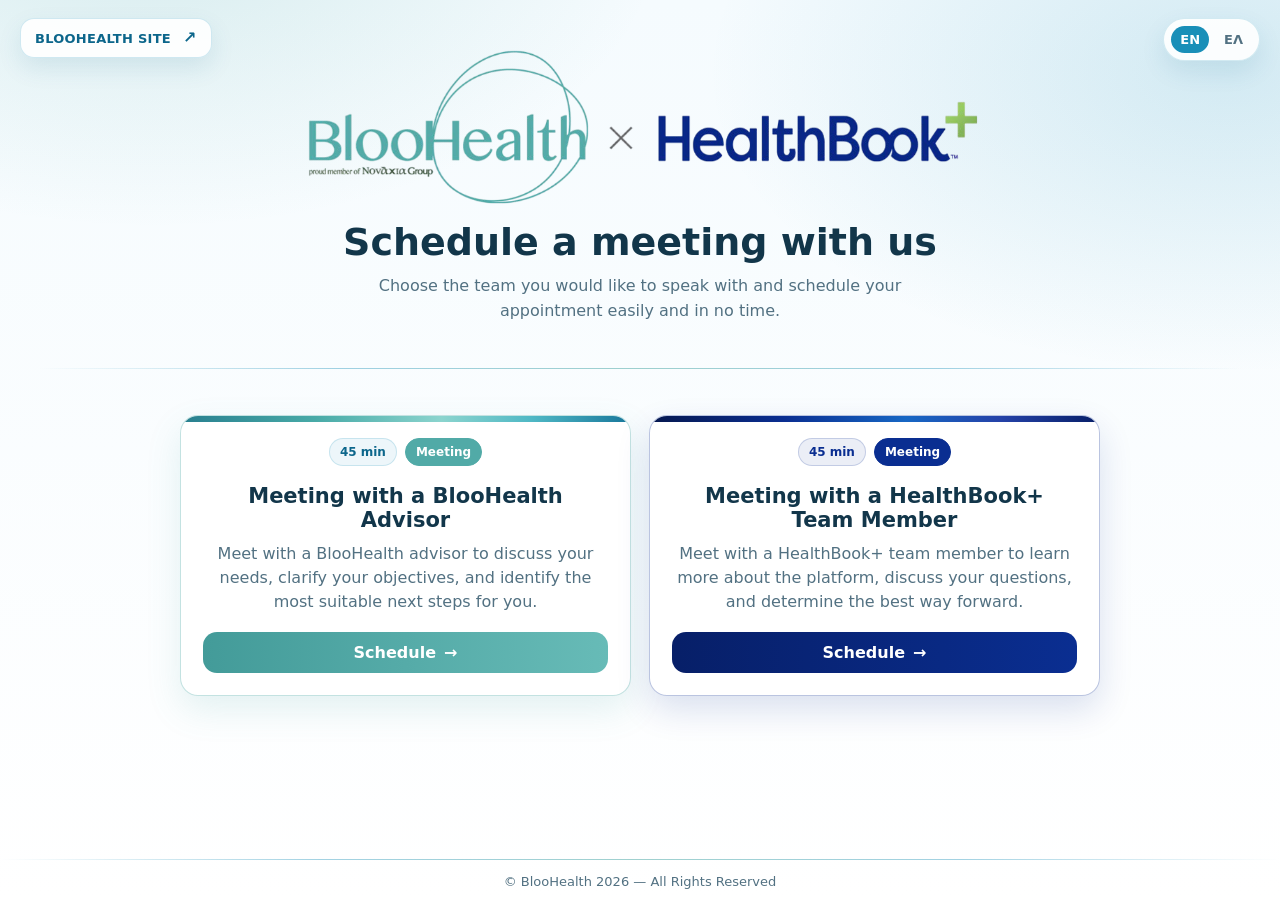
<file: index.html>
<!doctype html>
<html lang="en">
<head>
  <meta charset="utf-8">
  <meta name="viewport" content="width=device-width, initial-scale=1">
  <meta name="description" content="Book a meeting with a BlooHealth advisor or a HealthBook+ team member.">
  <title>Appointment Booking | BlooHealth x HealthBook+</title>
  <link rel="icon" href="assets/favicon.ico">
  <link rel="stylesheet" href="style.css">
</head>
<body>
  <header class="top-nav" aria-label="Page navigation">
    <a class="top-action" href="https://bloohealth.framer.website/" target="_blank" rel="noopener">
      <span>BLOOHEALTH SITE</span><span class="icon" aria-hidden="true">&nearr;</span>
    </a>
    <div class="lang-switch" aria-label="Language switcher">
      <span class="active" aria-current="page">EN</span>
      <a href="el/index.html" lang="el" aria-label="Ελληνικά">ΕΛ</a>
    </div>
  </header>

  <main class="wrap">
    <section class="hero">
      <img class="logo partnership-logo" src="assets/bloohealth-healthbook.png" alt="BlooHealth in partnership with HealthBook+">
      <h1>Schedule a meeting with us</h1>
      <p class="sub">Choose the team you would like to speak with and schedule your appointment easily and in no time.</p>
    </section>

    <div class="section-divider-1"></div>

    <section class="grid grid-top" aria-label="Meeting types">
      <article class="card card-bloohealth">
        <div class="meta"><span class="pill">45 min</span><span class="pill blue">Meeting</span></div>
        <h2>Meeting with a BlooHealth Advisor</h2>
        <p>Meet with a BlooHealth advisor to discuss your needs, clarify your objectives, and identify the most suitable next steps for you.</p>
        <a class="btn" href="https://calendly.com/novaxia/meetingwithbloohealth" target="_blank" rel="noopener">Schedule <span class="arrow">→</span></a>
      </article>

      <article class="card card-healthbook">
        <div class="meta"><span class="pill">45 min</span><span class="pill blue">Meeting</span></div>
        <h2>Meeting with a HealthBook+ Team Member</h2>
        <p>Meet with a HealthBook+ team member to learn more about the platform, discuss your questions, and determine the best way forward.</p>
        <a class="btn" href="https://calendly.com/novaxia/meetingwithhealthbook" target="_blank" rel="noopener">Schedule <span class="arrow">→</span></a>
      </article>
    </section>
  </main>

  <div class="section-divider-2"></div>
  <footer class="footer">© BlooHealth 2026 — All Rights Reserved</footer>
</body>
</html>
</file>
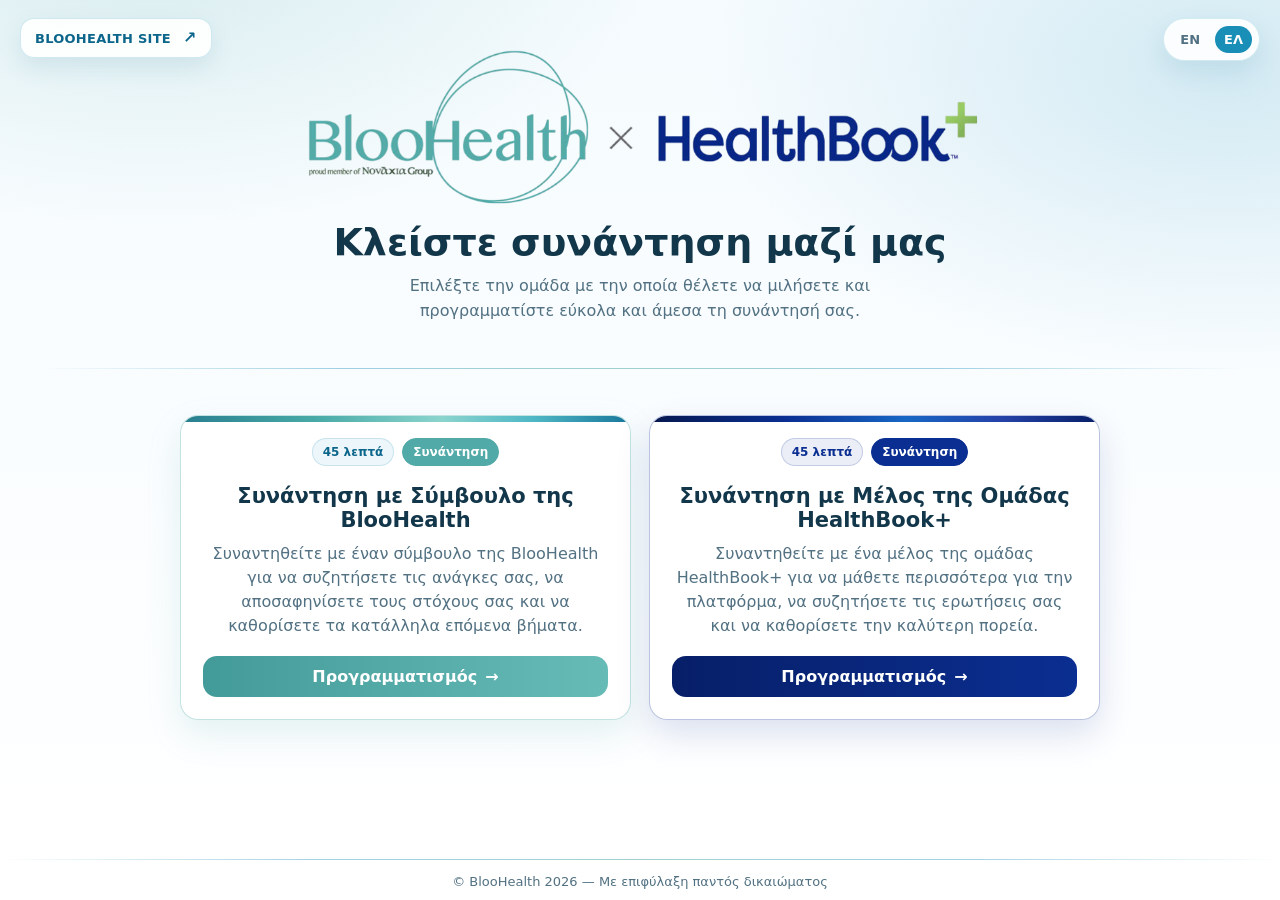
<file: el/index.html>
<!doctype html>
<html lang="el">
<head>
  <meta charset="utf-8">
  <meta name="viewport" content="width=device-width, initial-scale=1">
  <meta name="description" content="Κλείστε συνάντηση με σύμβουλο της BlooHealth ή μέλος της ομάδας HealthBook+.">
  <title>Προγραμματισμός Συνάντησης | BlooHealth x HealtBook+</title>
  <link rel="icon" href="../assets/favicon.ico">
  <link rel="stylesheet" href="../style.css">
</head>
<body>
  <header class="top-nav" aria-label="Πλοήγηση σελίδας">
    <a class="top-action" href="https://bloohealth.framer.website/" target="_blank" rel="noopener">
      <span>BLOOHEALTH SITE</span><span class="icon" aria-hidden="true">&nearr;</span>
    </a>
    <div class="lang-switch" aria-label="Επιλογή γλώσσας">
      <a href="../index.html" lang="en" aria-label="English">EN</a>
      <span class="active" aria-current="page">ΕΛ</span>
    </div>
  </header>

  <main class="wrap">
    <section class="hero">
      <img class="logo partnership-logo" src="../assets/bloohealth-healthbook.png" alt="BlooHealth σε συνεργασία με το HealthBook+">
      <h1>Κλείστε συνάντηση μαζί μας</h1>
      <p class="sub">Επιλέξτε την ομάδα με την οποία θέλετε να μιλήσετε και προγραμματίστε εύκολα και άμεσα τη συνάντησή σας.</p>
    </section>

    <div class="section-divider-1"></div>

    <section class="grid grid-top" aria-label="Τύποι συναντήσεων">
      <article class="card card-bloohealth">
        <div class="meta"><span class="pill">45 λεπτά</span><span class="pill blue">Συνάντηση</span></div>
        <h2>Συνάντηση με Σύμβουλο της BlooHealth</h2>
        <p>Συναντηθείτε με έναν σύμβουλο της BlooHealth για να συζητήσετε τις ανάγκες σας, να αποσαφηνίσετε τους στόχους σας και να καθορίσετε τα κατάλληλα επόμενα βήματα.</p>
        <a class="btn" href="https://calendly.com/novaxia/meetingwithbloohealthgr" target="_blank" rel="noopener">Προγραμματισμός <span class="arrow">→</span></a>
      </article>

      <article class="card card-healthbook">
        <div class="meta"><span class="pill">45 λεπτά</span><span class="pill blue">Συνάντηση</span></div>
        <h2>Συνάντηση με Μέλος της Ομάδας HealthBook+</h2>
        <p>Συναντηθείτε με ένα μέλος της ομάδας HealthBook+ για να μάθετε περισσότερα για την πλατφόρμα, να συζητήσετε τις ερωτήσεις σας και να καθορίσετε την καλύτερη πορεία.</p>
        <a class="btn" href="https://calendly.com/novaxia/meetingwithhealthbookgr" target="_blank" rel="noopener">Προγραμματισμός <span class="arrow">→</span></a>
      </article>
    </section>
  </main>

  <div class="section-divider-2"></div>
  <footer class="footer">© BlooHealth 2026 — Με επιφύλαξη παντός δικαιώματος</footer>
</body>
</html>
</file>
<file: style.css>
:root{
  --blue:#198fb8;
  --blue-dark:#0c668b;
  --aqua:#51aaa7;
  --navy:#0a2e91;
  --bg:#f5fbfe;
  --surface:#fff;
  --text:#12364a;
  --muted:#527182;
  --shadow:0 14px 34px rgba(12,102,139,.13);
  --radius:18px;
}

*{box-sizing:border-box}

body{
  min-height:100vh;
  display:flex;
  flex-direction:column;
  margin:0;
  color:var(--text);
  font-family:system-ui,-apple-system,"Segoe UI",Roboto,Arial,sans-serif;
  background:
    radial-gradient(850px 500px at 12% -8%,rgba(81,170,167,.18),transparent 60%),
    radial-gradient(900px 520px at 96% 8%,rgba(25,143,184,.16),transparent 58%),
    linear-gradient(180deg,var(--bg),#fff);
}

.top-nav{
  position:absolute;
  inset:18px 20px auto;
  z-index:10;
  display:flex;
  justify-content:space-between;
  align-items:flex-start;
  gap:16px;
}

.top-action{
  display:flex;
  align-items:center;
  gap:12px;
  width:fit-content;
  max-width:100%;
  padding:11px 14px;
  color:var(--blue-dark);
  text-decoration:none;
  font-size:13px;
  font-weight:800;
  letter-spacing:.02em;
  background:rgba(255,255,255,.9);
  border:1px solid rgba(25,143,184,.2);
  border-radius:14px;
  box-shadow:0 10px 24px rgba(12,102,139,.1);
  transition:transform .15s ease,box-shadow .15s ease;
}

.top-action:hover{transform:translateY(-2px);box-shadow:0 14px 28px rgba(12,102,139,.18)}
.top-action .icon{font-size:16px;line-height:1}

.lang-switch{
  display:flex;
  gap:6px;
  align-items:center;
  padding:7px;
  background:rgba(255,255,255,.9);
  border:1px solid rgba(25,143,184,.18);
  border-radius:999px;
  box-shadow:0 10px 24px rgba(12,102,139,.1);
}

.lang-switch a,.lang-switch span{
  min-width:34px;
  padding:6px 9px;
  color:var(--muted);
  text-align:center;
  text-decoration:none;
  font-size:13px;
  font-weight:800;
  border-radius:999px;
}

.lang-switch a:hover{color:var(--blue-dark);background:rgba(25,143,184,.09)}
.lang-switch .active{color:#fff;background:var(--blue);cursor:default}

.wrap{
  flex:1;
  display:flex;
  flex-direction:column;
  width:100%;
  max-width:1240px;
  margin:0 auto;
  padding:42px 18px 64px;
}

.hero{text-align:center;margin-bottom:22px;animation:fadeUp .7s .05s ease-out both}
.hero .logo{display:block;width:min(430px,80vw);height:145px;object-fit:contain;margin:0 auto 8px}
.hero .partnership-logo{width:min(720px,88vw);height:170px}
.hero h1{margin:0 0 10px;font-size:clamp(28px,4vw,38px)}
.sub{max-width:58ch;margin:0 auto;color:var(--muted);font-size:16px;line-height:1.55}

.section-divider-1,.section-divider-2{
  height:1px;
  width:100%;
  background:linear-gradient(90deg,transparent,rgba(25,143,184,.4),rgba(81,170,167,.55),rgba(25,143,184,.4),transparent);
}
.section-divider-1{margin:22px 0 46px}
.section-divider-2{margin:18px 0 8px}

.grid{display:grid;width:100%;gap:18px;margin:0 auto;padding:0 20px}
.grid-top{grid-template-columns:repeat(2,minmax(0,1fr));max-width:960px}

.card{
  position:relative;
  overflow:hidden;
  display:flex;
  flex-direction:column;
  height:100%;
  padding:22px;
  background:rgba(255,255,255,.94);
  border:1px solid rgba(25,143,184,.2);
  border-radius:var(--radius);
  box-shadow:var(--shadow);
  animation:cardIn .6s ease-out both;
  transition:transform .15s ease,box-shadow .15s ease;
}

.card:nth-child(2){animation-delay:.1s}
.card::before{content:"";position:absolute;inset:0 0 auto;height:6px;background:linear-gradient(90deg,var(--blue-dark),var(--blue),var(--aqua))}
.card:hover{transform:translateY(-3px);box-shadow:0 20px 44px rgba(12,102,139,.18)}
.card h2{margin:14px 0 10px;font-size:21px;text-align:center}
.card p{flex:1;margin:0 0 18px;color:var(--muted);font-size:16px;line-height:1.5;text-align:center}

.meta{display:flex;justify-content:center;gap:8px;margin-bottom:4px}
.pill{padding:6px 10px;color:var(--blue-dark);font-size:12px;font-weight:700;background:rgba(25,143,184,.08);border:1px solid rgba(25,143,184,.18);border-radius:999px}
.pill.blue{color:#fff;background:var(--blue);border-color:var(--blue)}

.btn{display:flex;justify-content:center;align-items:center;gap:8px;padding:11px 14px;color:#fff;text-decoration:none;font-weight:700;background:linear-gradient(90deg,var(--blue-dark),var(--blue));border-radius:14px;transition:transform .15s ease,box-shadow .15s ease}
.btn:hover{transform:translateY(-2px);box-shadow:0 14px 26px rgba(25,143,184,.3)}
.arrow{transition:transform .15s ease}.btn:hover .arrow{transform:translateX(4px)}

.card-bloohealth{border-color:rgba(81,170,167,.34);box-shadow:0 14px 34px rgba(81,170,167,.15)}
.card-bloohealth::before{
  background:linear-gradient(
    90deg,
    #287f8f 0%,
    #48aaa7 30%,
    #8bd4ce 58%,
    #4fb8c5 78%,
    #18779b 100%
  );
}
.card-bloohealth .pill.blue{background:var(--aqua);border-color:var(--aqua)}
.card-bloohealth .btn{background:linear-gradient(90deg,#439b99,#67bbb7)}
.card-bloohealth:hover{box-shadow:0 20px 44px rgba(81,170,167,.25)}

.card-healthbook{border-color:rgba(10,46,145,.28);box-shadow:0 14px 34px rgba(10,46,145,.14)}
.card-healthbook::before{
  background:linear-gradient(
    90deg,
    #06184f 0%,
    #0a2e91 30%,
    #1767c4 57%,
    #2542a8 78%,
    #071f68 100%
  );
}
.card-healthbook .pill{color:var(--navy);background:rgba(10,46,145,.08);border-color:rgba(10,46,145,.18)}
.card-healthbook .pill.blue{color:#fff;background:var(--navy);border-color:var(--navy)}
.card-healthbook .btn{background:linear-gradient(90deg,#071f68,var(--navy))}
.card-healthbook:hover{box-shadow:0 20px 44px rgba(10,46,145,.24)}

.footer{padding:6px 12px 10px;color:var(--muted);text-align:center;font-size:13px;line-height:1.2}

@media (max-width:639px){
  .top-nav{position:static;padding:16px 16px 0}
  .top-action{max-width:calc(100vw - 120px);padding:10px 12px;font-size:11px}
  .lang-switch{flex-shrink:0}
  .wrap{padding-top:18px}
  .hero .logo{height:115px}
  .hero .partnership-logo{width:94vw;height:120px}
  .section-divider-1{margin-bottom:32px}
  .grid-top{grid-template-columns:1fr;padding:0}
}

@keyframes fadeUp{from{opacity:0;transform:translateY(10px)}to{opacity:1;transform:none}}
@keyframes cardIn{from{opacity:0;transform:translateY(10px)}to{opacity:1;transform:none}}
@media (prefers-reduced-motion:reduce){*{animation:none!important;transition:none!important}}
</file>
